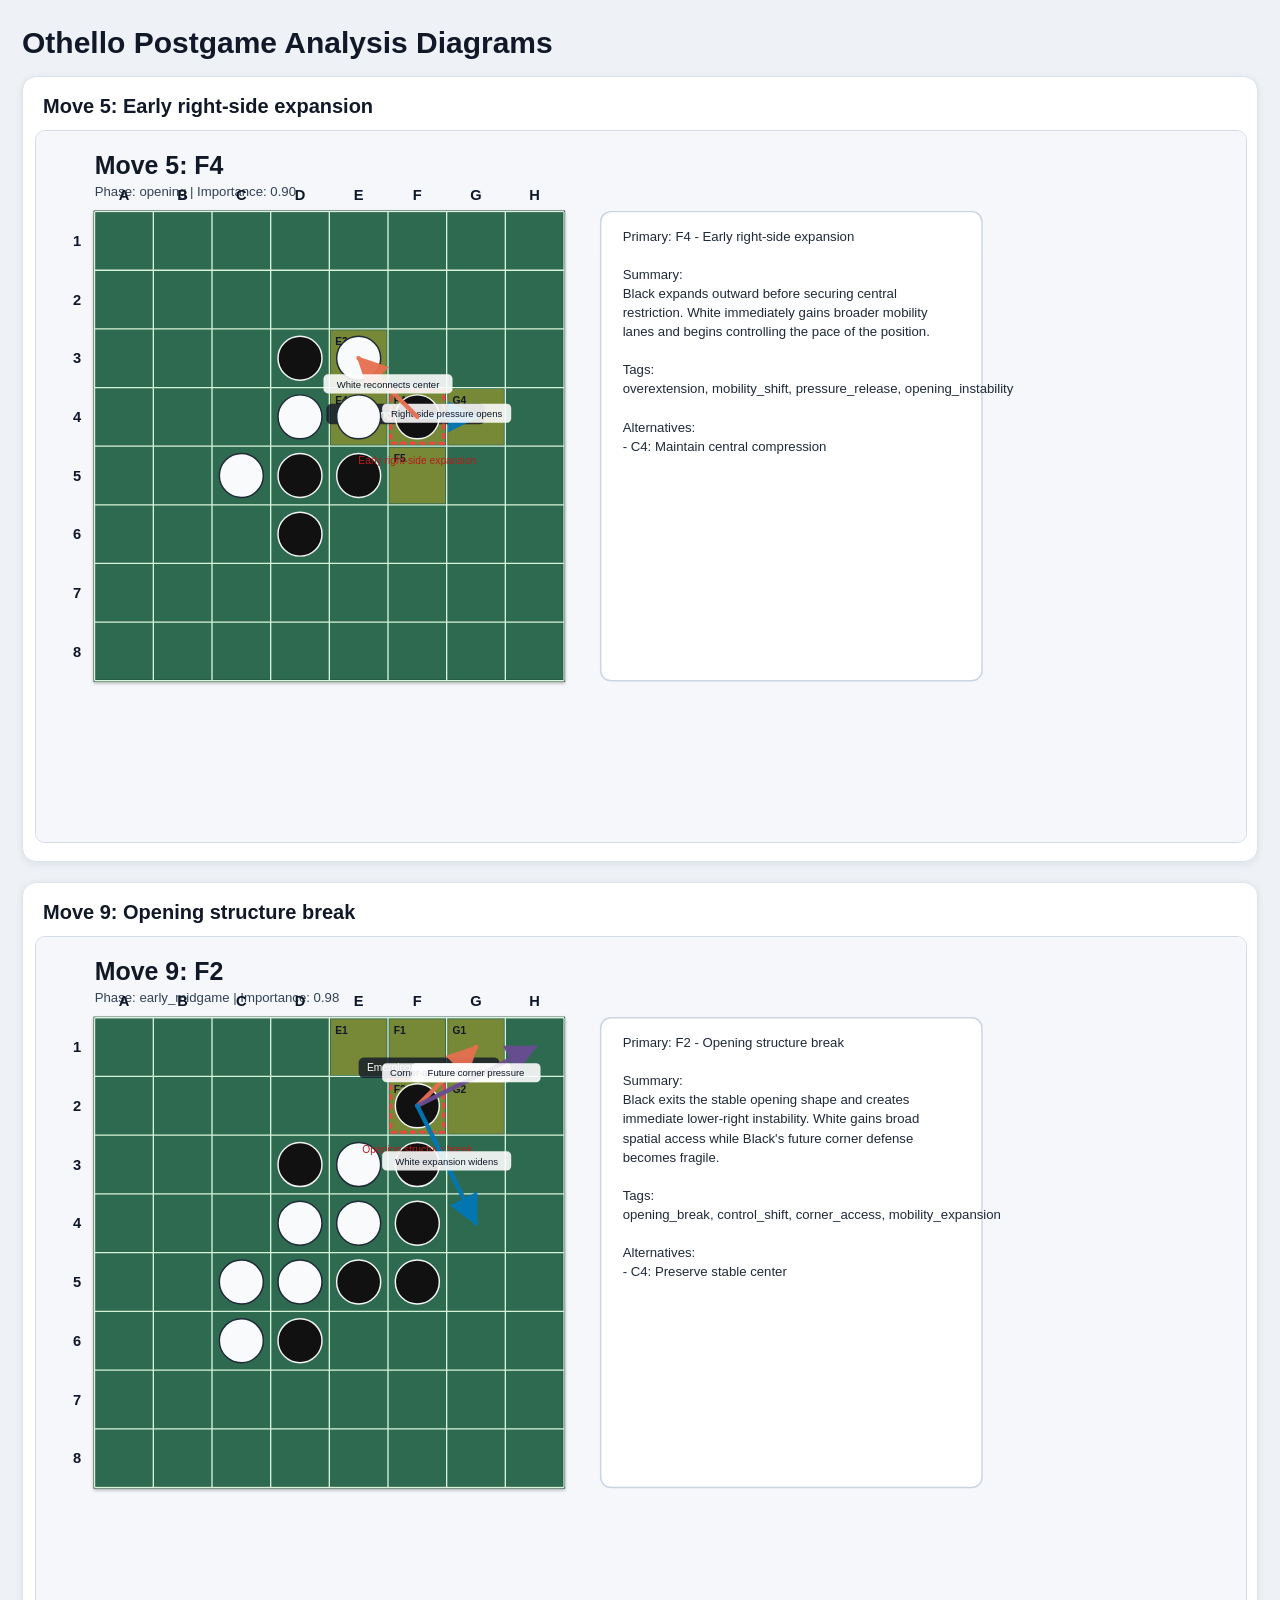
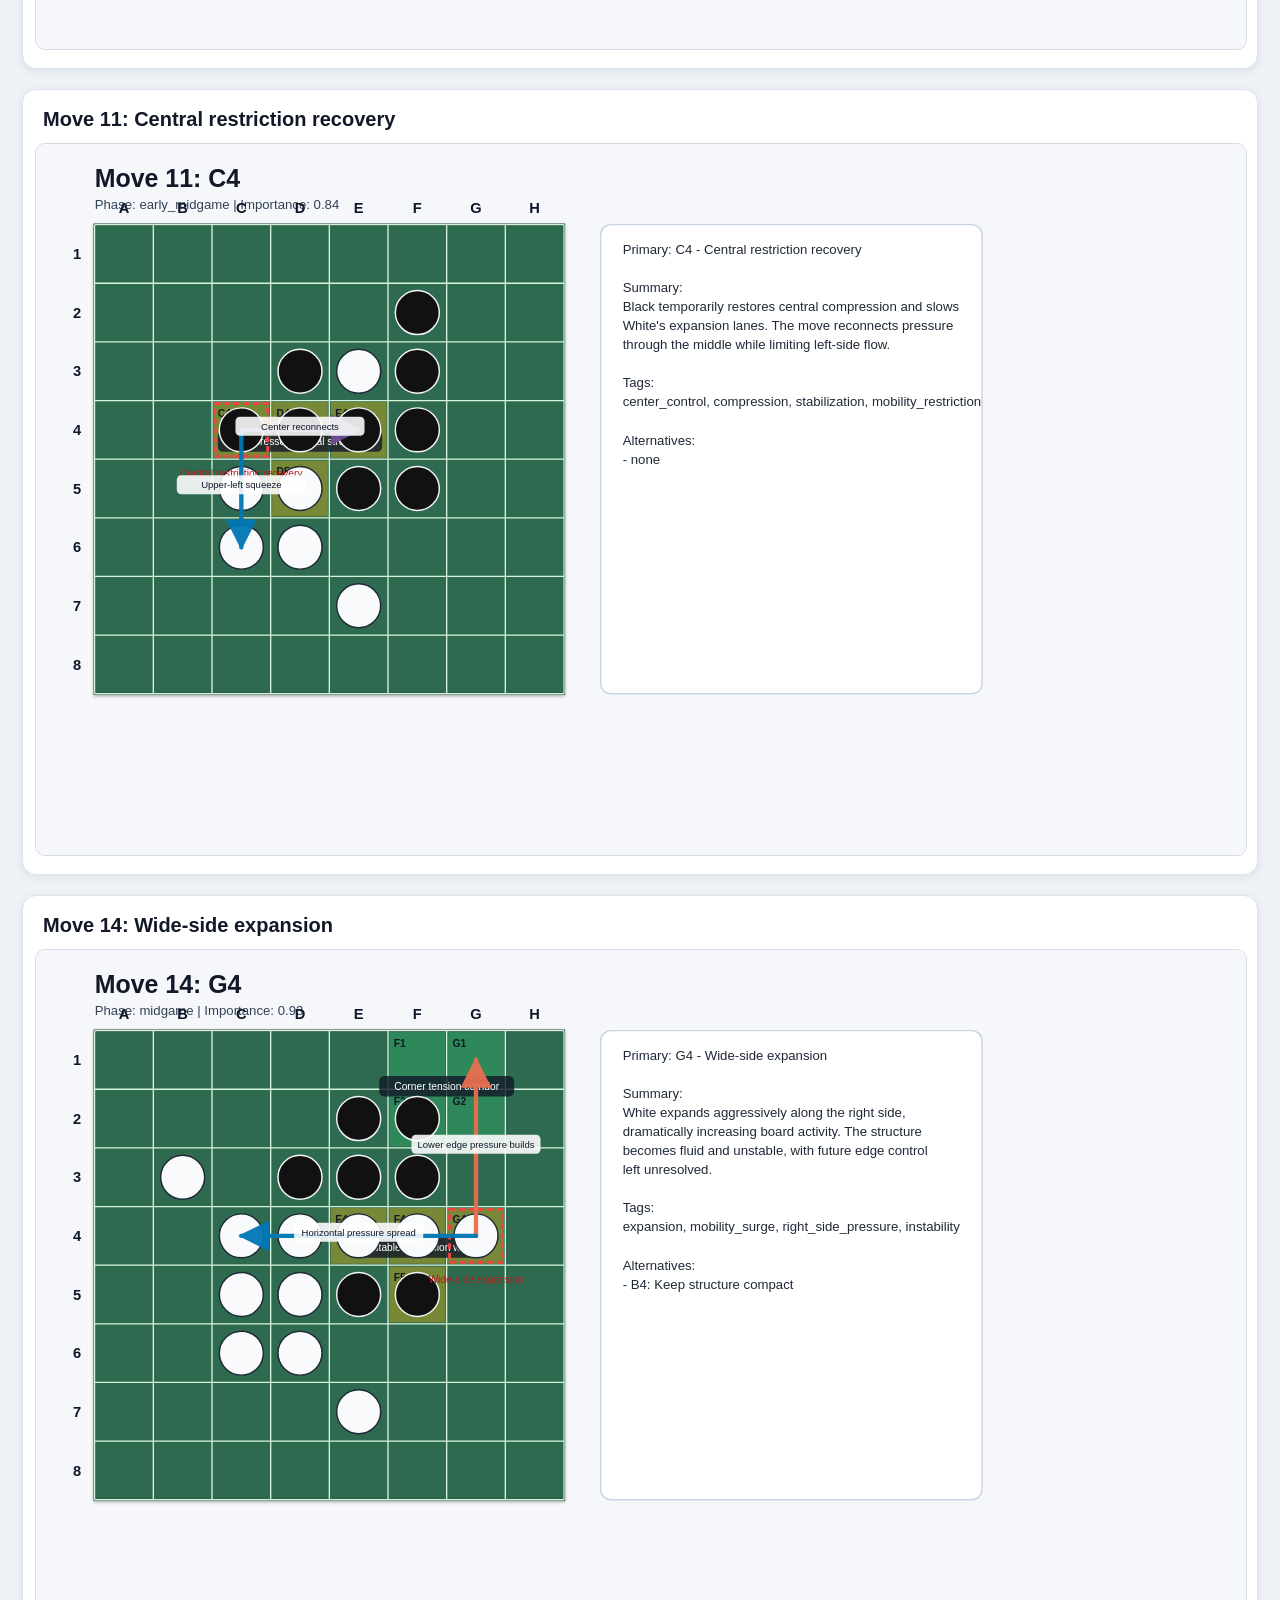
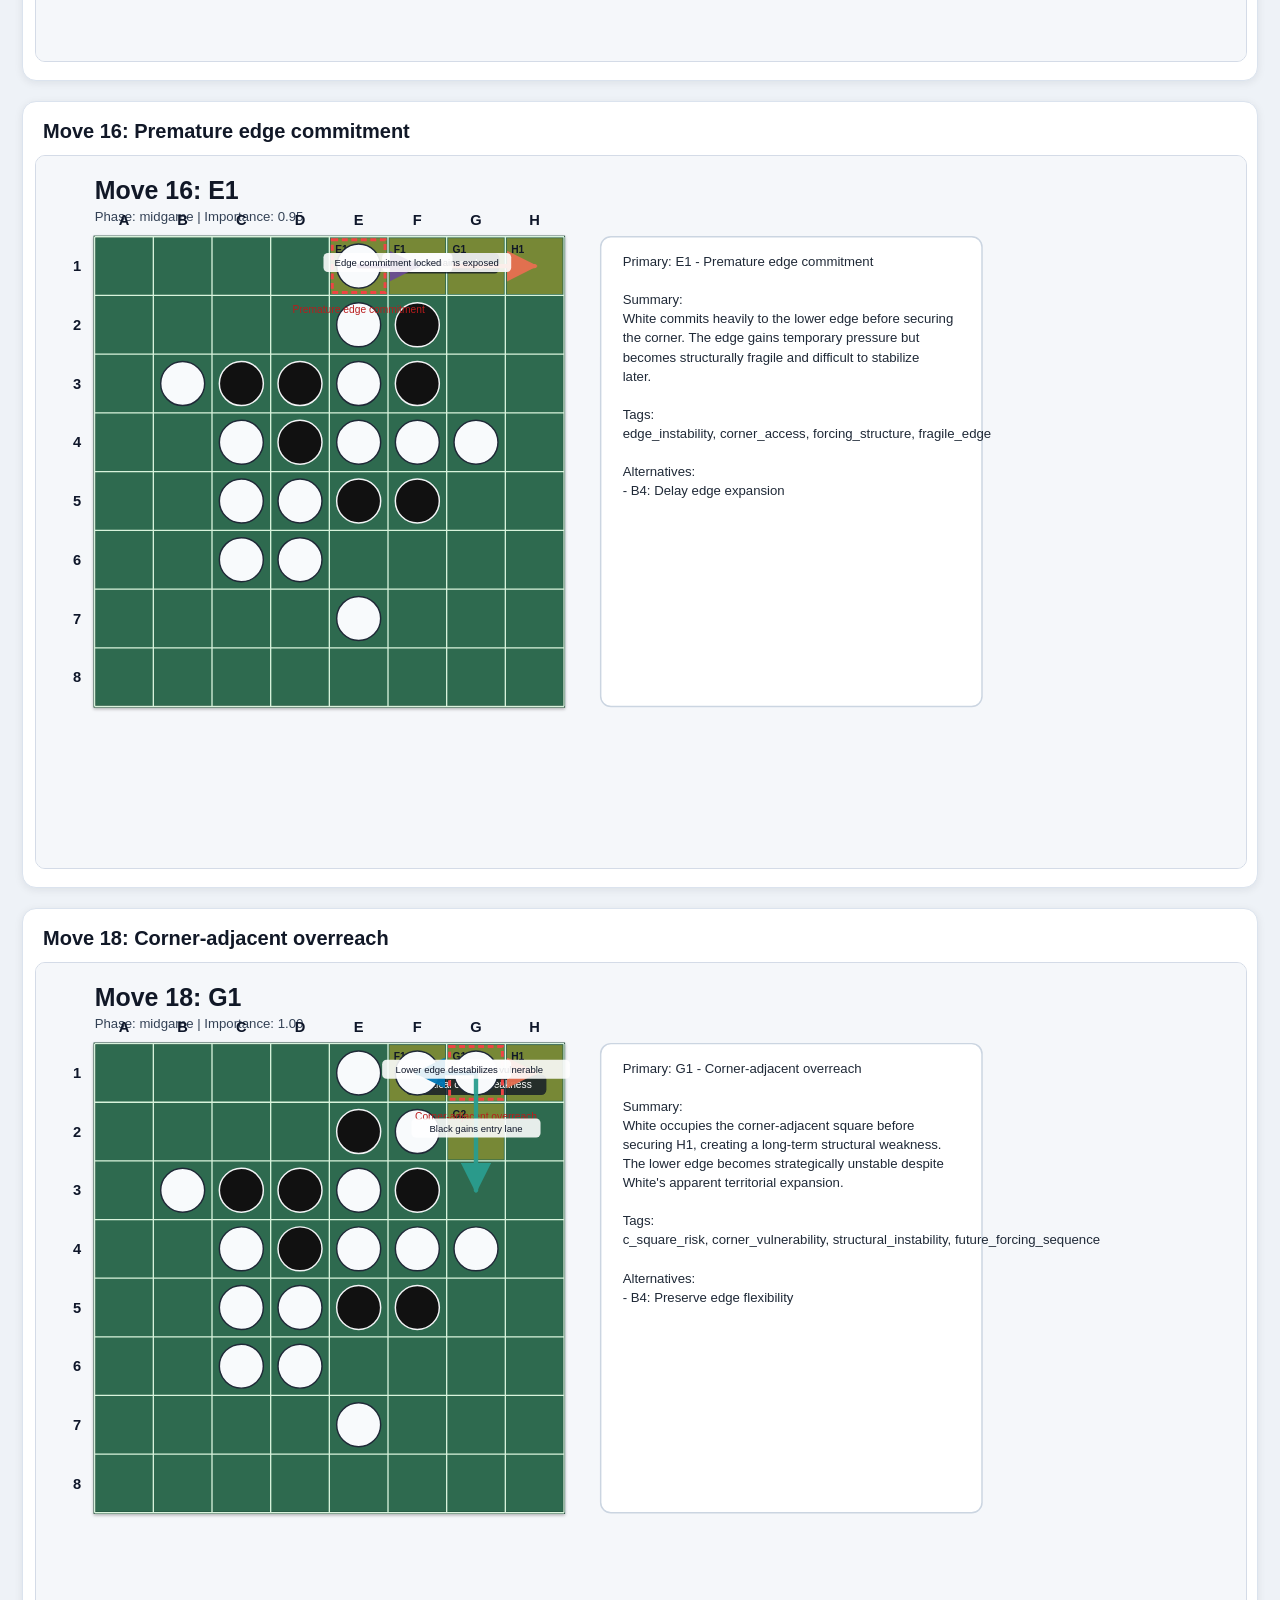
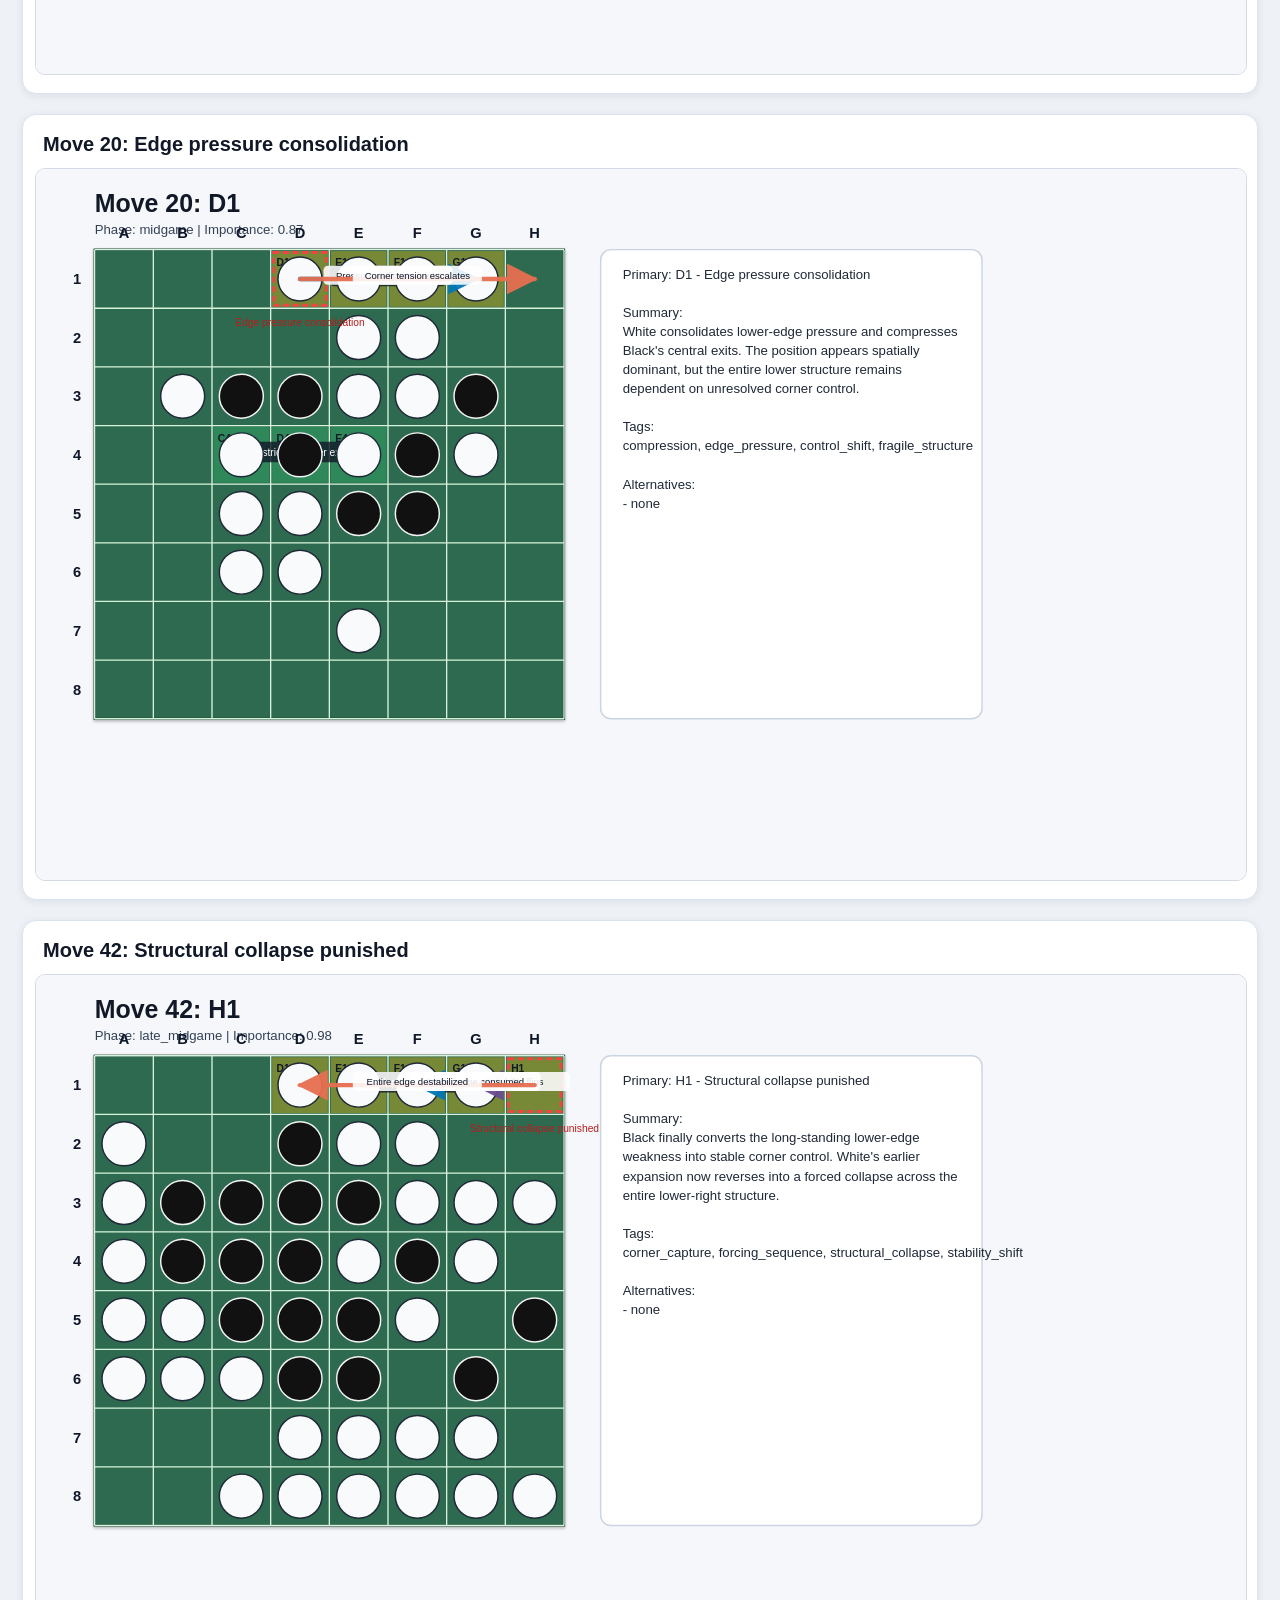
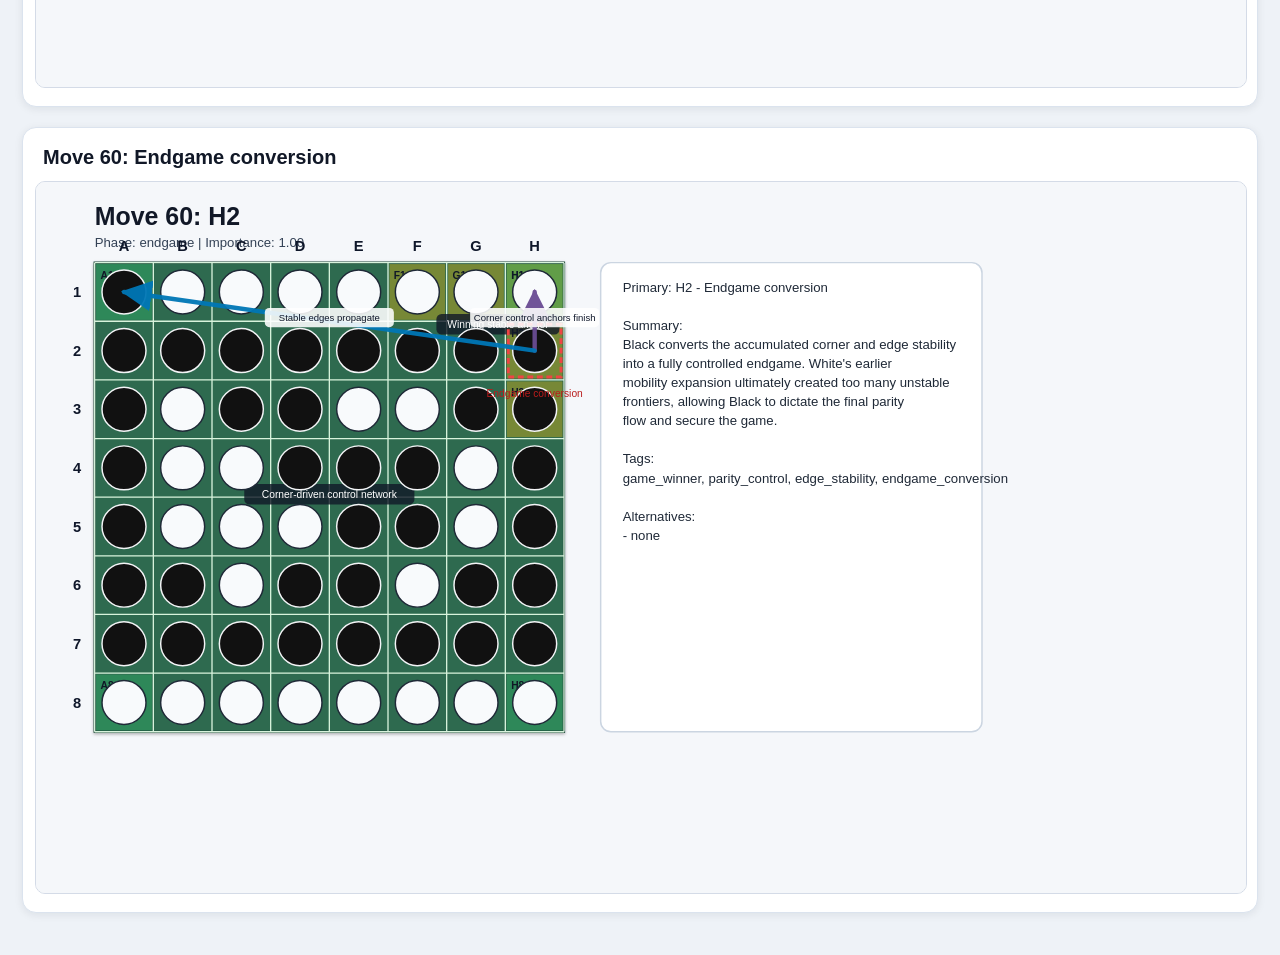
<file: postgame_diagrams/index.html>
<!doctype html>
<html lang="en">
<head>
  <meta charset="utf-8" />
  <meta name="viewport" content="width=device-width, initial-scale=1" />
  <title>Othello Postgame Analysis Diagrams</title>
  <style>
    body {
      margin: 0;
      font-family: Segoe UI, Arial, sans-serif;
      background: #eef2f7;
      color: #111827;
    }
    main {
      max-width: 1600px;
      margin: 0 auto;
      padding: 22px;
    }
    h1 {
      margin: 4px 0 16px;
      font-size: 30px;
    }
    .card {
      background: #ffffff;
      border: 1px solid #dbe3ee;
      border-radius: 14px;
      box-shadow: 0 2px 9px rgba(17, 24, 39, 0.08);
      padding: 12px 12px 18px;
      margin-bottom: 20px;
    }
    .card h2 {
      margin: 6px 8px 12px;
      font-size: 20px;
      font-weight: 700;
    }
    .card img {
      width: 100%;
      height: auto;
      border-radius: 10px;
      display: block;
      border: 1px solid #d4dbe7;
      background: #f8fafc;
    }
  </style>
</head>
<body>
  <main>
    <h1>Othello Postgame Analysis Diagrams</h1>
    <article class="card">
<h2>Move 5: Early right-side expansion</h2>
<img src="move_05_opening.svg" alt="Move 5 diagram" />
</article><article class="card">
<h2>Move 9: Opening structure break</h2>
<img src="move_09_early_midgame.svg" alt="Move 9 diagram" />
</article><article class="card">
<h2>Move 11: Central restriction recovery</h2>
<img src="move_11_early_midgame.svg" alt="Move 11 diagram" />
</article><article class="card">
<h2>Move 14: Wide-side expansion</h2>
<img src="move_14_midgame.svg" alt="Move 14 diagram" />
</article><article class="card">
<h2>Move 16: Premature edge commitment</h2>
<img src="move_16_midgame.svg" alt="Move 16 diagram" />
</article><article class="card">
<h2>Move 18: Corner-adjacent overreach</h2>
<img src="move_18_midgame.svg" alt="Move 18 diagram" />
</article><article class="card">
<h2>Move 20: Edge pressure consolidation</h2>
<img src="move_20_midgame.svg" alt="Move 20 diagram" />
</article><article class="card">
<h2>Move 42: Structural collapse punished</h2>
<img src="move_42_late_midgame.svg" alt="Move 42 diagram" />
</article><article class="card">
<h2>Move 60: Endgame conversion</h2>
<img src="move_60_endgame.svg" alt="Move 60 diagram" />
</article>
  </main>
</body>
</html>
</file>
